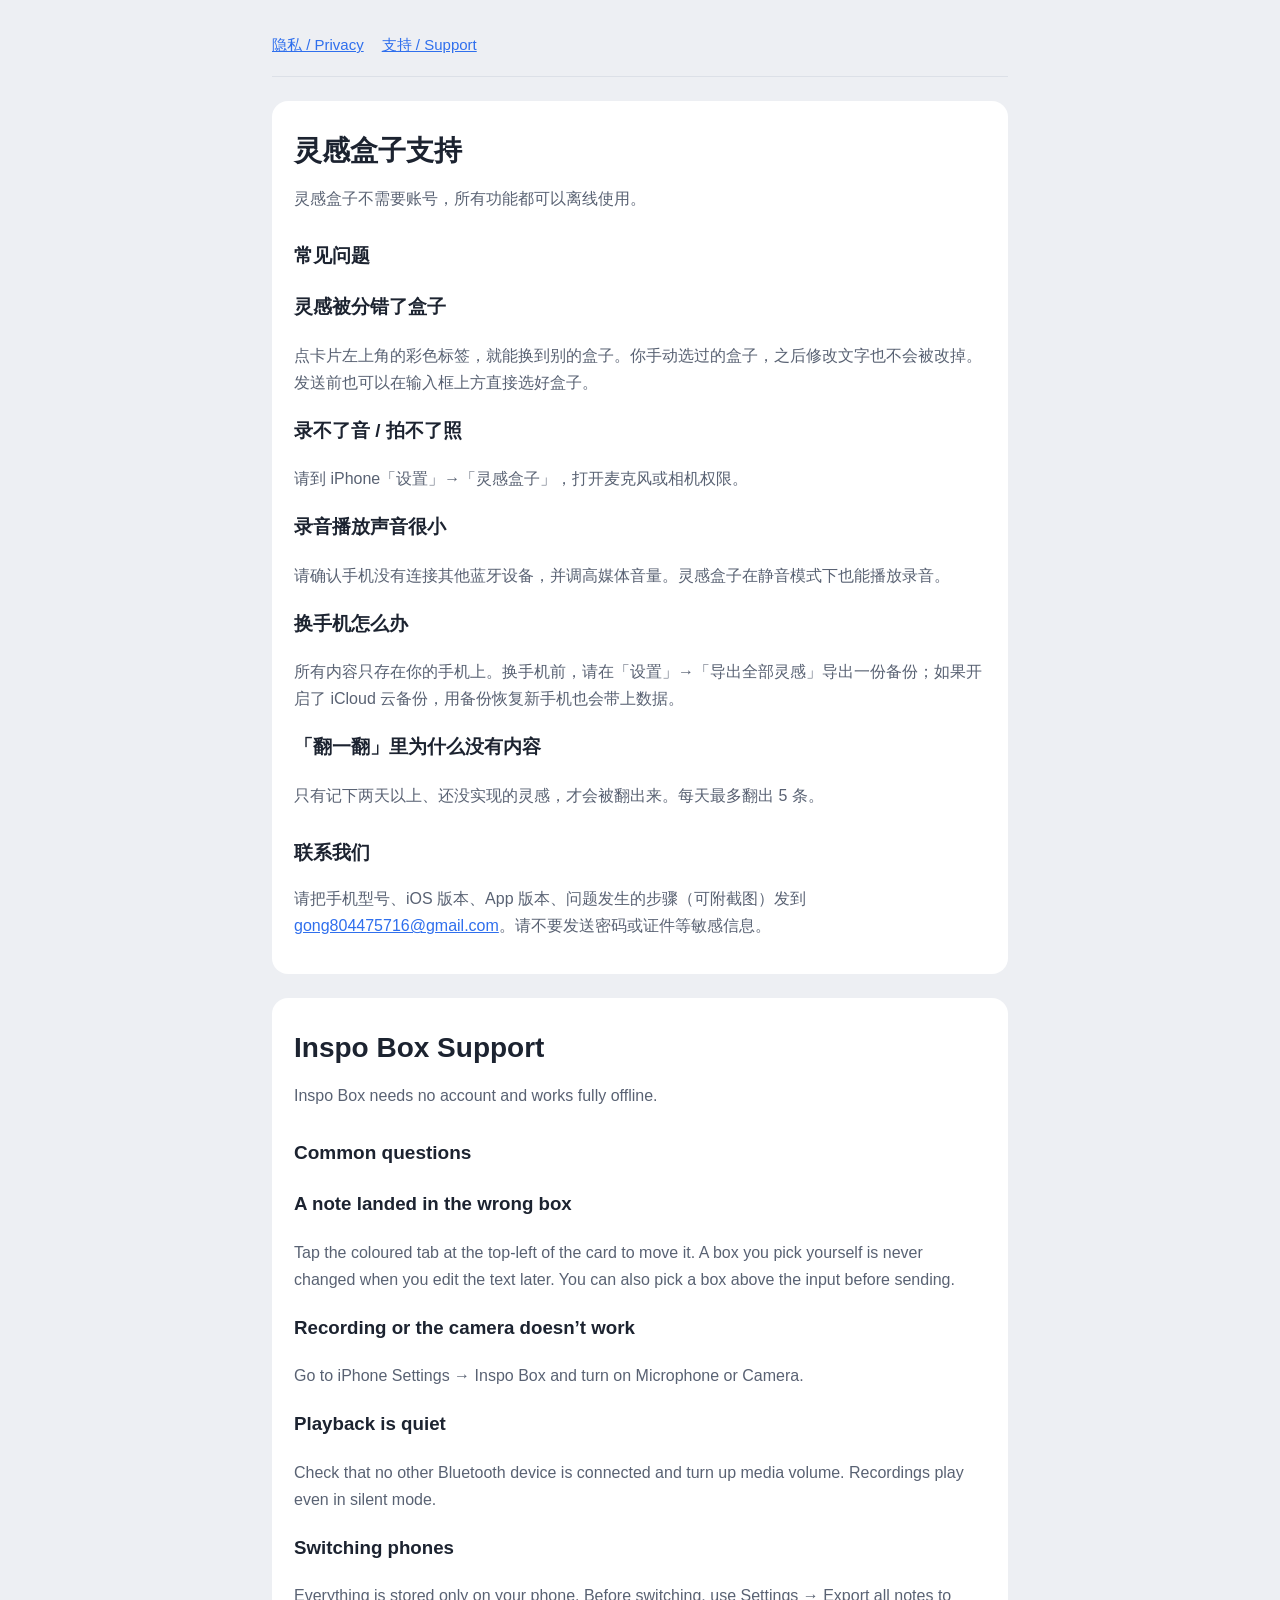
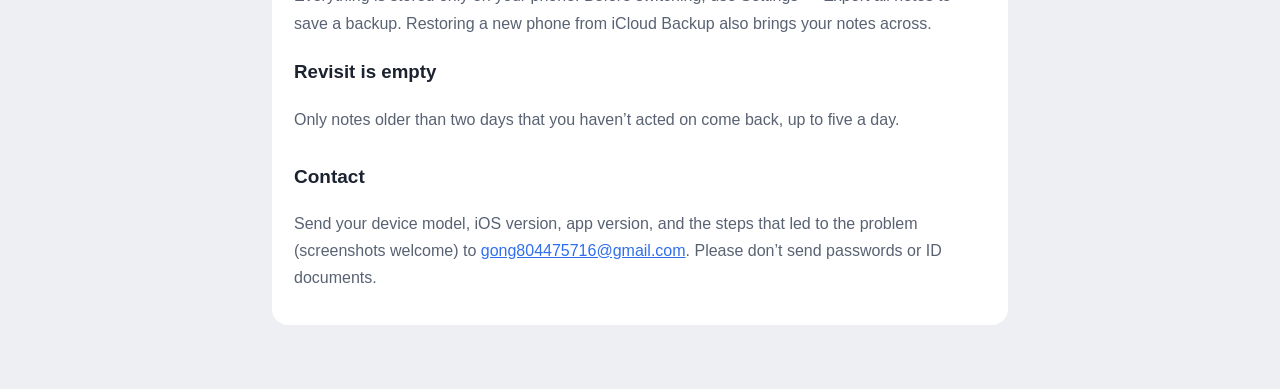
<file: index.html>
<!doctype html>
<html lang="zh-Hans">
<head>
  <meta charset="utf-8">
  <meta name="viewport" content="width=device-width, initial-scale=1">
  <title>灵感盒子 / Inspo Box</title>
  <meta http-equiv="refresh" content="0; url=./support.html">
  <link rel="stylesheet" href="./styles.css">
</head>
<body>
<main>
  <p><a href="./support.html">支持 / Support</a> · <a href="./privacy.html">隐私 / Privacy</a></p>
</main>
</body>
</html>
</file>
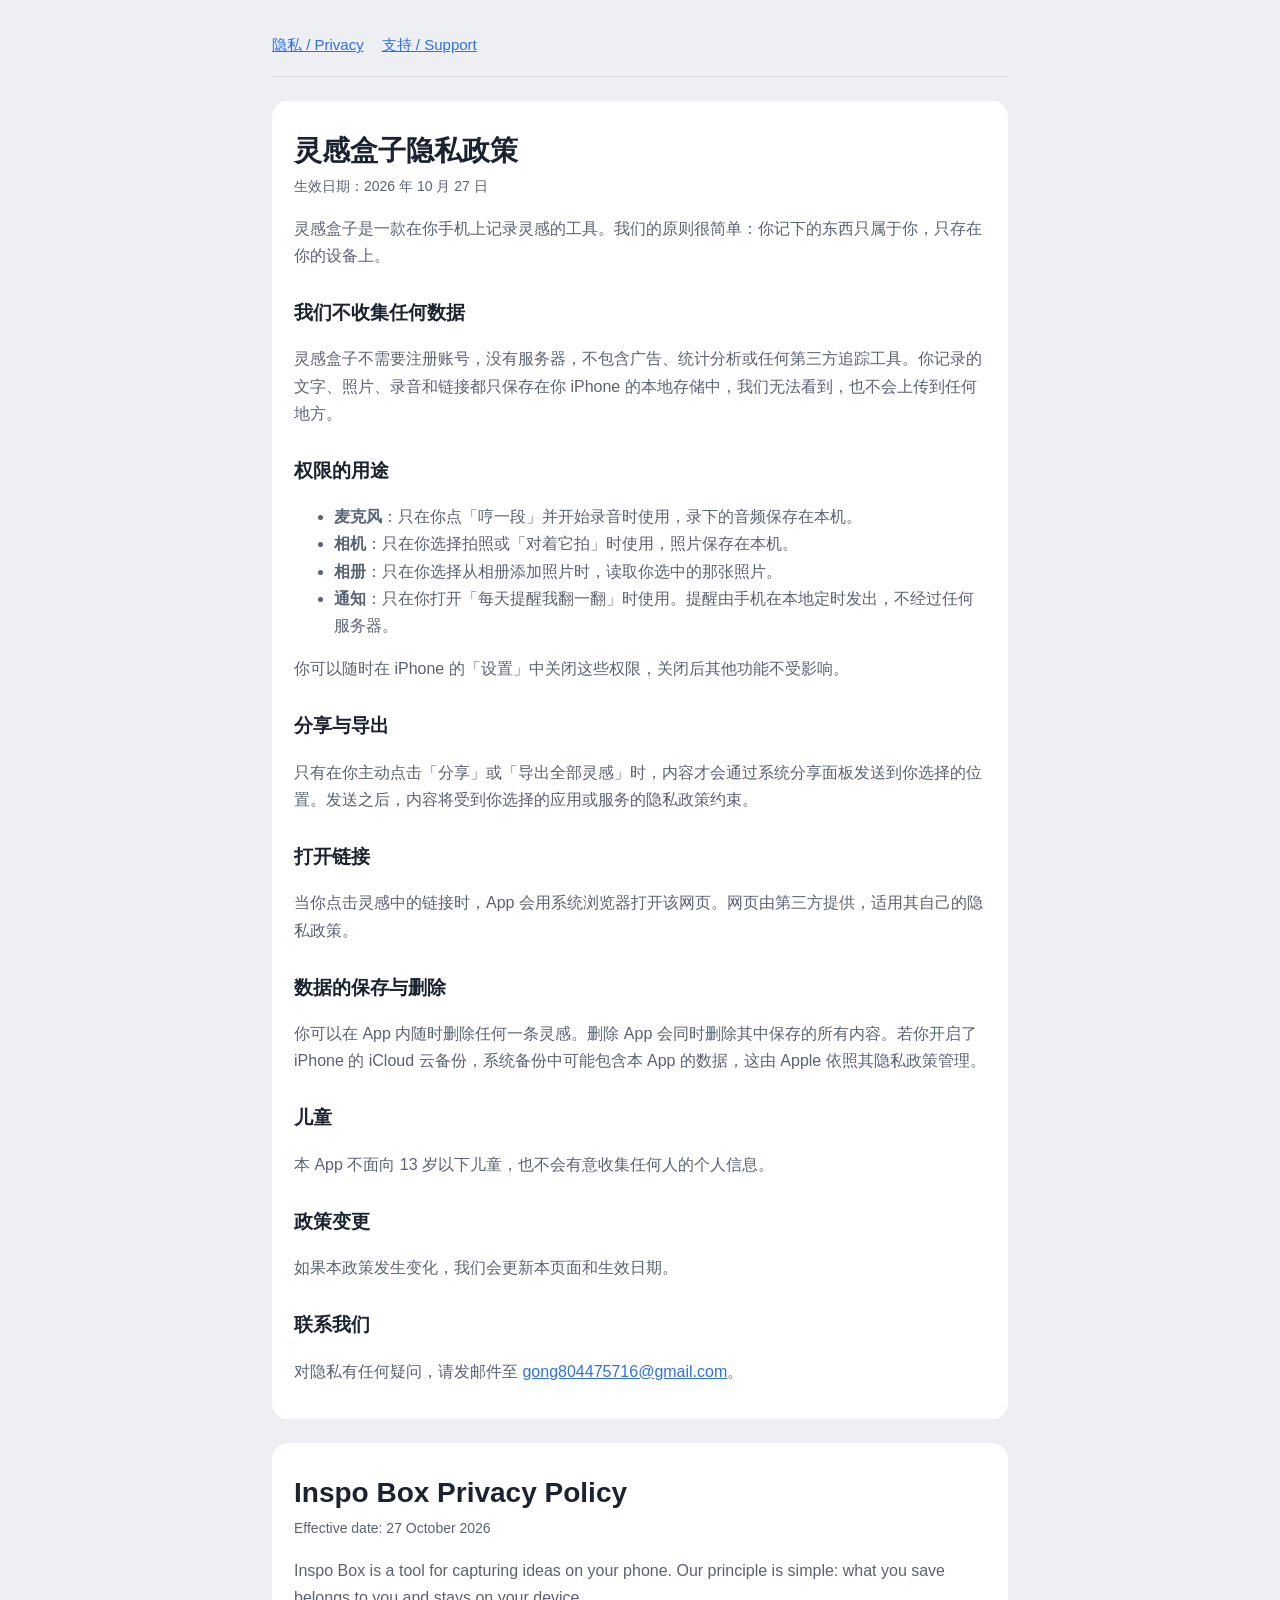
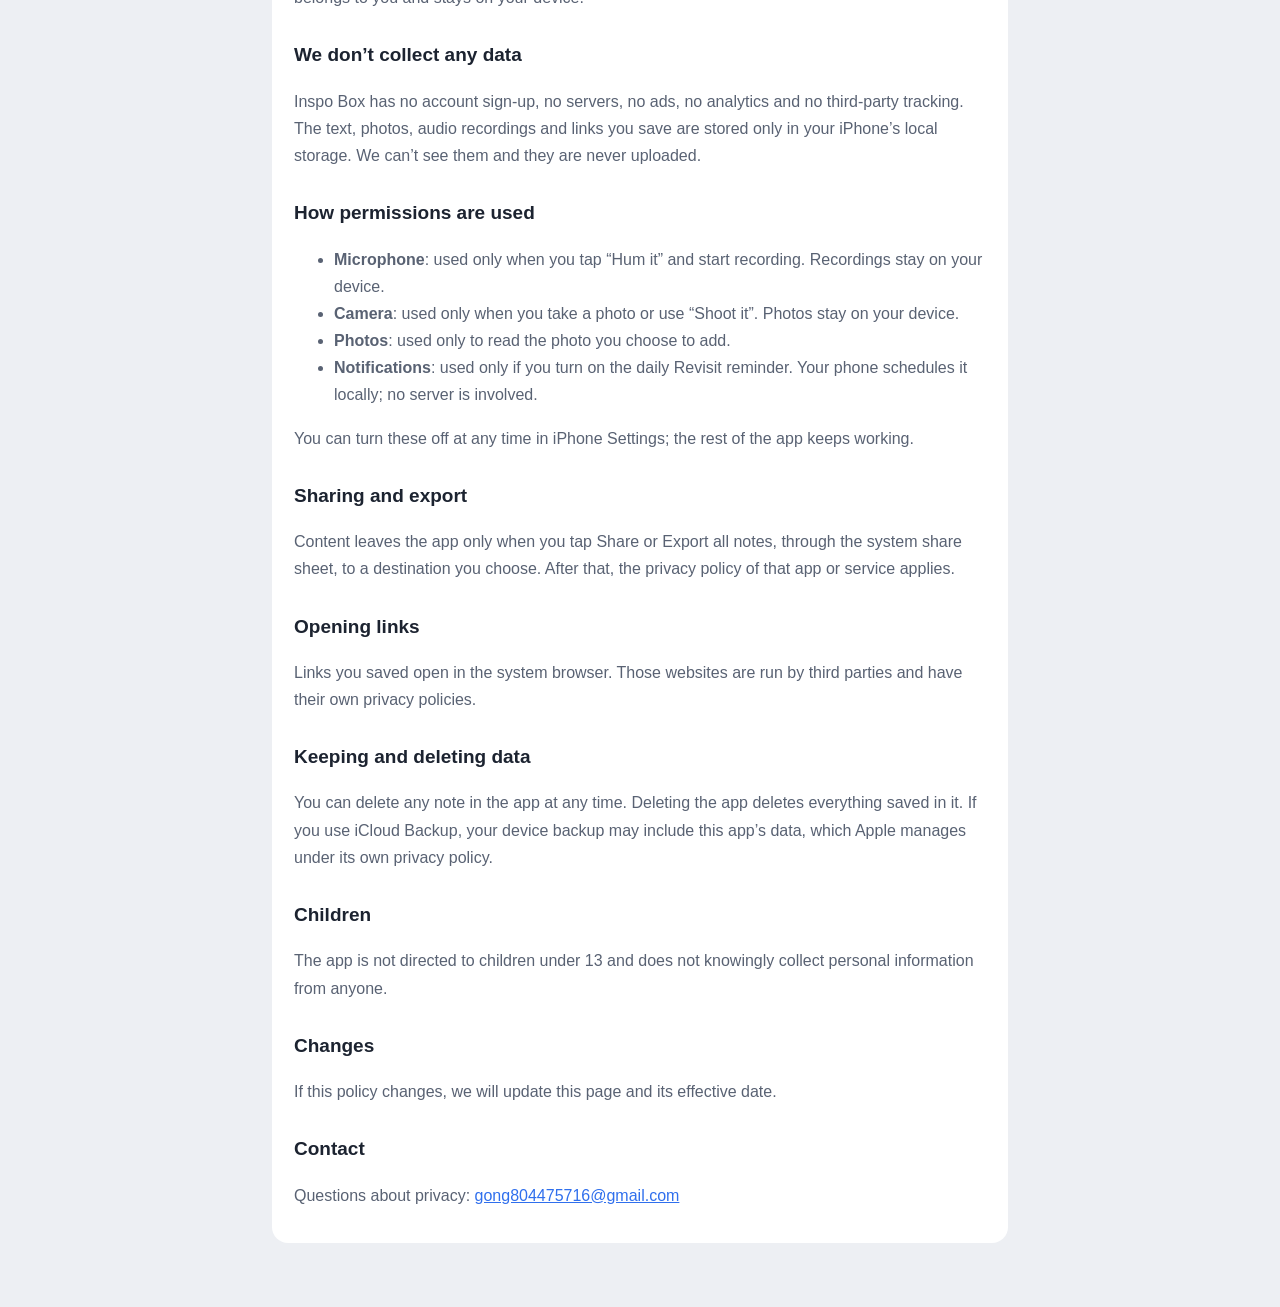
<file: privacy.html>
<!doctype html>
<html lang="zh-Hans">
<head>
  <meta charset="utf-8">
  <meta name="viewport" content="width=device-width, initial-scale=1">
  <title>灵感盒子 隐私政策 / Inspo Box Privacy Policy</title>
  <link rel="stylesheet" href="styles.css">
</head>
<body>
<main>
  <nav>
    <a href="privacy.html">隐私 / Privacy</a>
    <a href="support.html">支持 / Support</a>
  </nav>

  <section class="lang">
    <h1>灵感盒子隐私政策</h1>
    <p class="updated">生效日期：2026 年 10 月 27 日</p>
    <p>灵感盒子是一款在你手机上记录灵感的工具。我们的原则很简单：你记下的东西只属于你，只存在你的设备上。</p>

    <h2>我们不收集任何数据</h2>
    <p>灵感盒子不需要注册账号，没有服务器，不包含广告、统计分析或任何第三方追踪工具。你记录的文字、照片、录音和链接都只保存在你 iPhone 的本地存储中，我们无法看到，也不会上传到任何地方。</p>

    <h2>权限的用途</h2>
    <ul>
      <li><strong>麦克风</strong>：只在你点「哼一段」并开始录音时使用，录下的音频保存在本机。</li>
      <li><strong>相机</strong>：只在你选择拍照或「对着它拍」时使用，照片保存在本机。</li>
      <li><strong>相册</strong>：只在你选择从相册添加照片时，读取你选中的那张照片。</li>
      <li><strong>通知</strong>：只在你打开「每天提醒我翻一翻」时使用。提醒由手机在本地定时发出，不经过任何服务器。</li>
    </ul>
    <p>你可以随时在 iPhone 的「设置」中关闭这些权限，关闭后其他功能不受影响。</p>

    <h2>分享与导出</h2>
    <p>只有在你主动点击「分享」或「导出全部灵感」时，内容才会通过系统分享面板发送到你选择的位置。发送之后，内容将受到你选择的应用或服务的隐私政策约束。</p>

    <h2>打开链接</h2>
    <p>当你点击灵感中的链接时，App 会用系统浏览器打开该网页。网页由第三方提供，适用其自己的隐私政策。</p>

    <h2>数据的保存与删除</h2>
    <p>你可以在 App 内随时删除任何一条灵感。删除 App 会同时删除其中保存的所有内容。若你开启了 iPhone 的 iCloud 云备份，系统备份中可能包含本 App 的数据，这由 Apple 依照其隐私政策管理。</p>

    <h2>儿童</h2>
    <p>本 App 不面向 13 岁以下儿童，也不会有意收集任何人的个人信息。</p>

    <h2>政策变更</h2>
    <p>如果本政策发生变化，我们会更新本页面和生效日期。</p>

    <h2>联系我们</h2>
    <p>对隐私有任何疑问，请发邮件至 <a href="mailto:gong804475716@gmail.com">gong804475716@gmail.com</a>。</p>
  </section>

  <section class="lang" lang="en">
    <h1>Inspo Box Privacy Policy</h1>
    <p class="updated">Effective date: 27 October 2026</p>
    <p>Inspo Box is a tool for capturing ideas on your phone. Our principle is simple: what you save belongs to you and stays on your device.</p>

    <h2>We don’t collect any data</h2>
    <p>Inspo Box has no account sign-up, no servers, no ads, no analytics and no third-party tracking. The text, photos, audio recordings and links you save are stored only in your iPhone’s local storage. We can’t see them and they are never uploaded.</p>

    <h2>How permissions are used</h2>
    <ul>
      <li><strong>Microphone</strong>: used only when you tap “Hum it” and start recording. Recordings stay on your device.</li>
      <li><strong>Camera</strong>: used only when you take a photo or use “Shoot it”. Photos stay on your device.</li>
      <li><strong>Photos</strong>: used only to read the photo you choose to add.</li>
      <li><strong>Notifications</strong>: used only if you turn on the daily Revisit reminder. Your phone schedules it locally; no server is involved.</li>
    </ul>
    <p>You can turn these off at any time in iPhone Settings; the rest of the app keeps working.</p>

    <h2>Sharing and export</h2>
    <p>Content leaves the app only when you tap Share or Export all notes, through the system share sheet, to a destination you choose. After that, the privacy policy of that app or service applies.</p>

    <h2>Opening links</h2>
    <p>Links you saved open in the system browser. Those websites are run by third parties and have their own privacy policies.</p>

    <h2>Keeping and deleting data</h2>
    <p>You can delete any note in the app at any time. Deleting the app deletes everything saved in it. If you use iCloud Backup, your device backup may include this app’s data, which Apple manages under its own privacy policy.</p>

    <h2>Children</h2>
    <p>The app is not directed to children under 13 and does not knowingly collect personal information from anyone.</p>

    <h2>Changes</h2>
    <p>If this policy changes, we will update this page and its effective date.</p>

    <h2>Contact</h2>
    <p>Questions about privacy: <a href="mailto:gong804475716@gmail.com">gong804475716@gmail.com</a></p>
  </section>
</main>
</body>
</html>
</file>
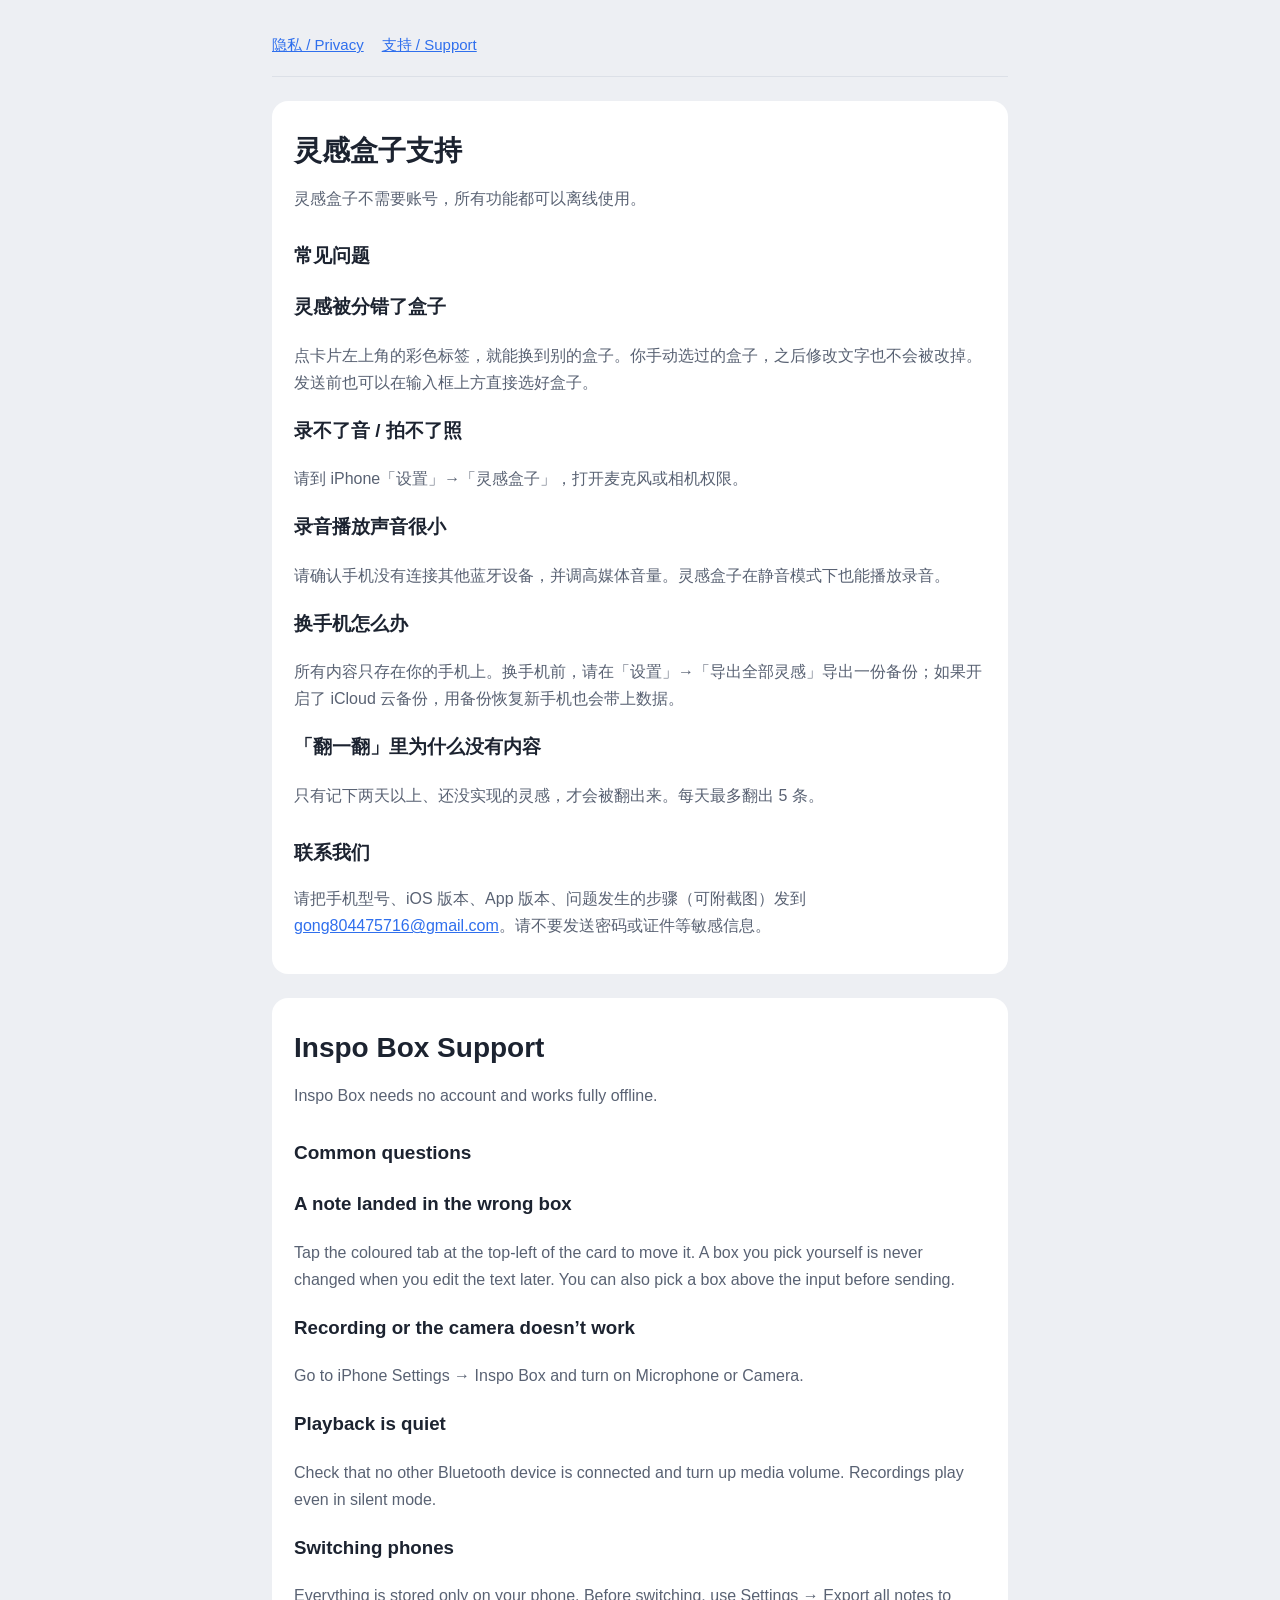
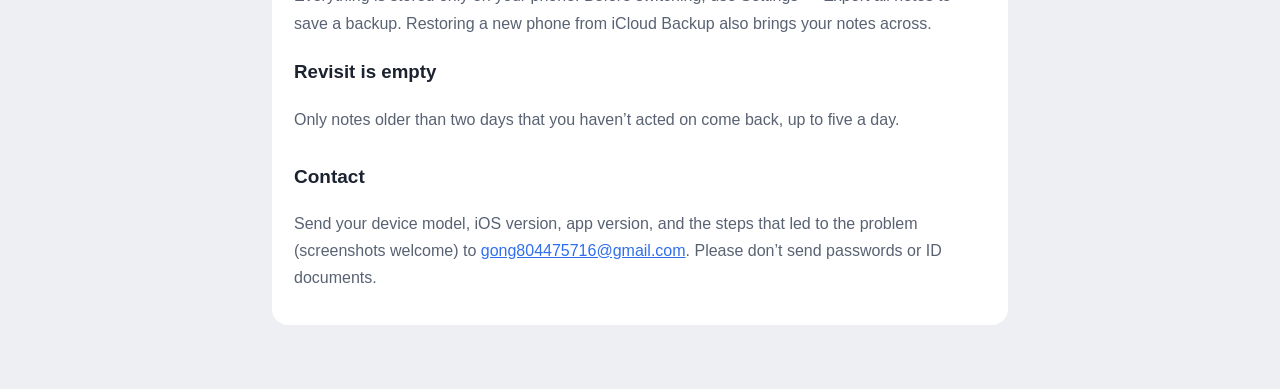
<file: support.html>
<!doctype html>
<html lang="zh-Hans">
<head>
  <meta charset="utf-8">
  <meta name="viewport" content="width=device-width, initial-scale=1">
  <title>灵感盒子 支持 / Inspo Box Support</title>
  <link rel="stylesheet" href="styles.css">
</head>
<body>
<main>
  <nav>
    <a href="privacy.html">隐私 / Privacy</a>
    <a href="support.html">支持 / Support</a>
  </nav>

  <section class="lang">
    <h1>灵感盒子支持</h1>
    <p>灵感盒子不需要账号，所有功能都可以离线使用。</p>

    <h2>常见问题</h2>
    <h3>灵感被分错了盒子</h3>
    <p>点卡片左上角的彩色标签，就能换到别的盒子。你手动选过的盒子，之后修改文字也不会被改掉。发送前也可以在输入框上方直接选好盒子。</p>
    <h3>录不了音 / 拍不了照</h3>
    <p>请到 iPhone「设置」→「灵感盒子」，打开麦克风或相机权限。</p>
    <h3>录音播放声音很小</h3>
    <p>请确认手机没有连接其他蓝牙设备，并调高媒体音量。灵感盒子在静音模式下也能播放录音。</p>
    <h3>换手机怎么办</h3>
    <p>所有内容只存在你的手机上。换手机前，请在「设置」→「导出全部灵感」导出一份备份；如果开启了 iCloud 云备份，用备份恢复新手机也会带上数据。</p>
    <h3>「翻一翻」里为什么没有内容</h3>
    <p>只有记下两天以上、还没实现的灵感，才会被翻出来。每天最多翻出 5 条。</p>

    <h2>联系我们</h2>
    <p>请把手机型号、iOS 版本、App 版本、问题发生的步骤（可附截图）发到 <a href="mailto:gong804475716@gmail.com">gong804475716@gmail.com</a>。请不要发送密码或证件等敏感信息。</p>
  </section>

  <section class="lang" lang="en">
    <h1>Inspo Box Support</h1>
    <p>Inspo Box needs no account and works fully offline.</p>

    <h2>Common questions</h2>
    <h3>A note landed in the wrong box</h3>
    <p>Tap the coloured tab at the top-left of the card to move it. A box you pick yourself is never changed when you edit the text later. You can also pick a box above the input before sending.</p>
    <h3>Recording or the camera doesn’t work</h3>
    <p>Go to iPhone Settings → Inspo Box and turn on Microphone or Camera.</p>
    <h3>Playback is quiet</h3>
    <p>Check that no other Bluetooth device is connected and turn up media volume. Recordings play even in silent mode.</p>
    <h3>Switching phones</h3>
    <p>Everything is stored only on your phone. Before switching, use Settings → Export all notes to save a backup. Restoring a new phone from iCloud Backup also brings your notes across.</p>
    <h3>Revisit is empty</h3>
    <p>Only notes older than two days that you haven’t acted on come back, up to five a day.</p>

    <h2>Contact</h2>
    <p>Send your device model, iOS version, app version, and the steps that led to the problem (screenshots welcome) to <a href="mailto:gong804475716@gmail.com">gong804475716@gmail.com</a>. Please don’t send passwords or ID documents.</p>
  </section>
</main>
</body>
</html>
</file>
<file: styles.css>
:root {
  --paper: #edeff3;
  --card: #ffffff;
  --ink: #1c2330;
  --ink-soft: #596273;
  --line: #dce0e7;
  --accent: #2f6fed;
  color-scheme: light;
  font-family: -apple-system, BlinkMacSystemFont, "PingFang SC", "Segoe UI", "Microsoft YaHei", sans-serif;
}

@media (prefers-color-scheme: dark) {
  :root:not([data-theme="light"]) {
    --paper: #12161d;
    --card: #1b212b;
    --ink: #e8ebf0;
    --ink-soft: #a3abb9;
    --line: #2c3442;
    --accent: #7ea6ff;
    color-scheme: dark;
  }
}

* { box-sizing: border-box; }

body {
  margin: 0;
  background: var(--paper);
  color: var(--ink);
  line-height: 1.7;
}

main {
  width: min(46rem, calc(100% - 32px));
  margin: 0 auto;
  padding: 32px 0 64px;
}

nav {
  display: flex;
  flex-wrap: wrap;
  gap: 8px 18px;
  padding-bottom: 18px;
  border-bottom: 1px solid var(--line);
  font-size: 15px;
}

a { color: var(--accent); }

h1 { font-size: 28px; line-height: 1.3; margin: 28px 0 6px; }
h2 { font-size: 19px; margin: 28px 0 6px; }
p, li { color: var(--ink-soft); }
.updated { font-size: 14px; color: var(--ink-soft); margin: 0 0 8px; }

section.lang {
  background: var(--card);
  border-radius: 16px;
  padding: 4px 22px 18px;
  margin-top: 24px;
}
</file>
